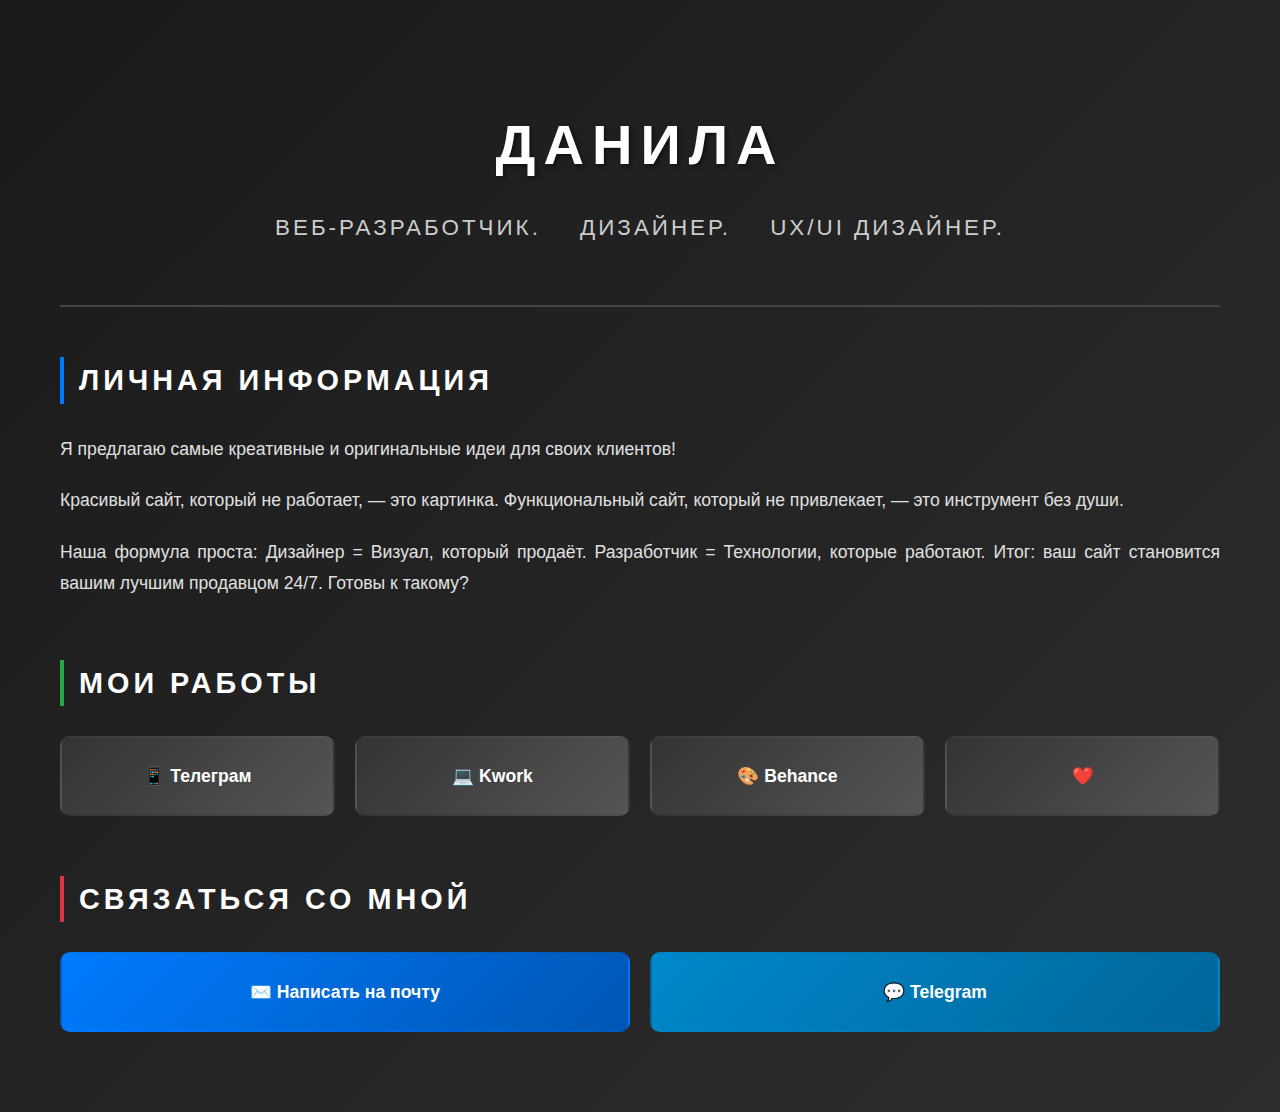
<file: index.html>
<!DOCTYPE html>
<html lang="ru">
<head>
    <meta charset="UTF-8">
    <meta name="viewport" content="width=device-width, initial-scale=1.0">
    <title>Профессионал</title>
    <link href="style.css" rel="stylesheet">
</head>
<body>
    <div class="container">
        <!-- Главная секция -->
        <header class="hero">
            <h1 class="name">Данила</h1>
            <div class="profession">
                <span>ВЕБ-РАЗРАБОТЧИК.</span>
                <span>ДИЗАЙНЕР.</span>
                <span>UX/UI ДИЗАЙНЕР.</span>
            </div>
        </header>

        <!-- Секция с описанием -->
        <section class="about">
            <h2>ЛИЧНАЯ ИНФОРМАЦИЯ</h2>
            <div class="about-content">
                <p>Я предлагаю самые креативные и оригинальные идеи для своих клиентов!</p>
                
                <p>Красивый сайт, который не работает, — это картинка. Функциональный сайт, который не привлекает, — это инструмент без души.</p>
                
                <p>Наша формула проста:
Дизайнер = Визуал, который продаёт.
Разработчик = Технологии, которые работают.

Итог: ваш сайт становится вашим лучшим продавцом 24/7. Готовы к такому?</p>
                
                </p>
            </div>
        </section>

        <!-- Секция с кнопками -->
        <section class="portfolio">
            <h2>МОИ РАБОТЫ</h2>
            <div class="buttons-container">
                <a href="https://t.me/portfoliodanila/6" target="_blank" class="portfolio-btn">
                    📱 Телеграм
                </a>
                <a href="https://kwork.ru/user/danila_haritonov" target="_blank" class="portfolio-btn">
                    💻 Kwork
                </a>
                <a href="https://behance.net/tempo36" target="_blank" class="portfolio-btn">
                    🎨 Behance
                </a>
                <a href="https://www.donationalerts.com/r/tempo36" target="_blank" class="portfolio-btn">
                    ❤️
                </a>
            </div>
        </section>

        <!-- Контактная секция -->
        <section class="contact">
            <h2>СВЯЗАТЬСЯ СО МНОЙ</h2>
            <div class="contact-buttons">
                <a href="mailto:Tempo63@yandex.ru" class="contact-btn">
                    ✉️ Написать на почту
                </a>
                <a href="https://t.me/@Tempo_63" target="_blank" class="contact-btn telegram">
                    💬 Telegram
                </a>
            </div>
        </section>
    </div>
</body>

</html>
</file>
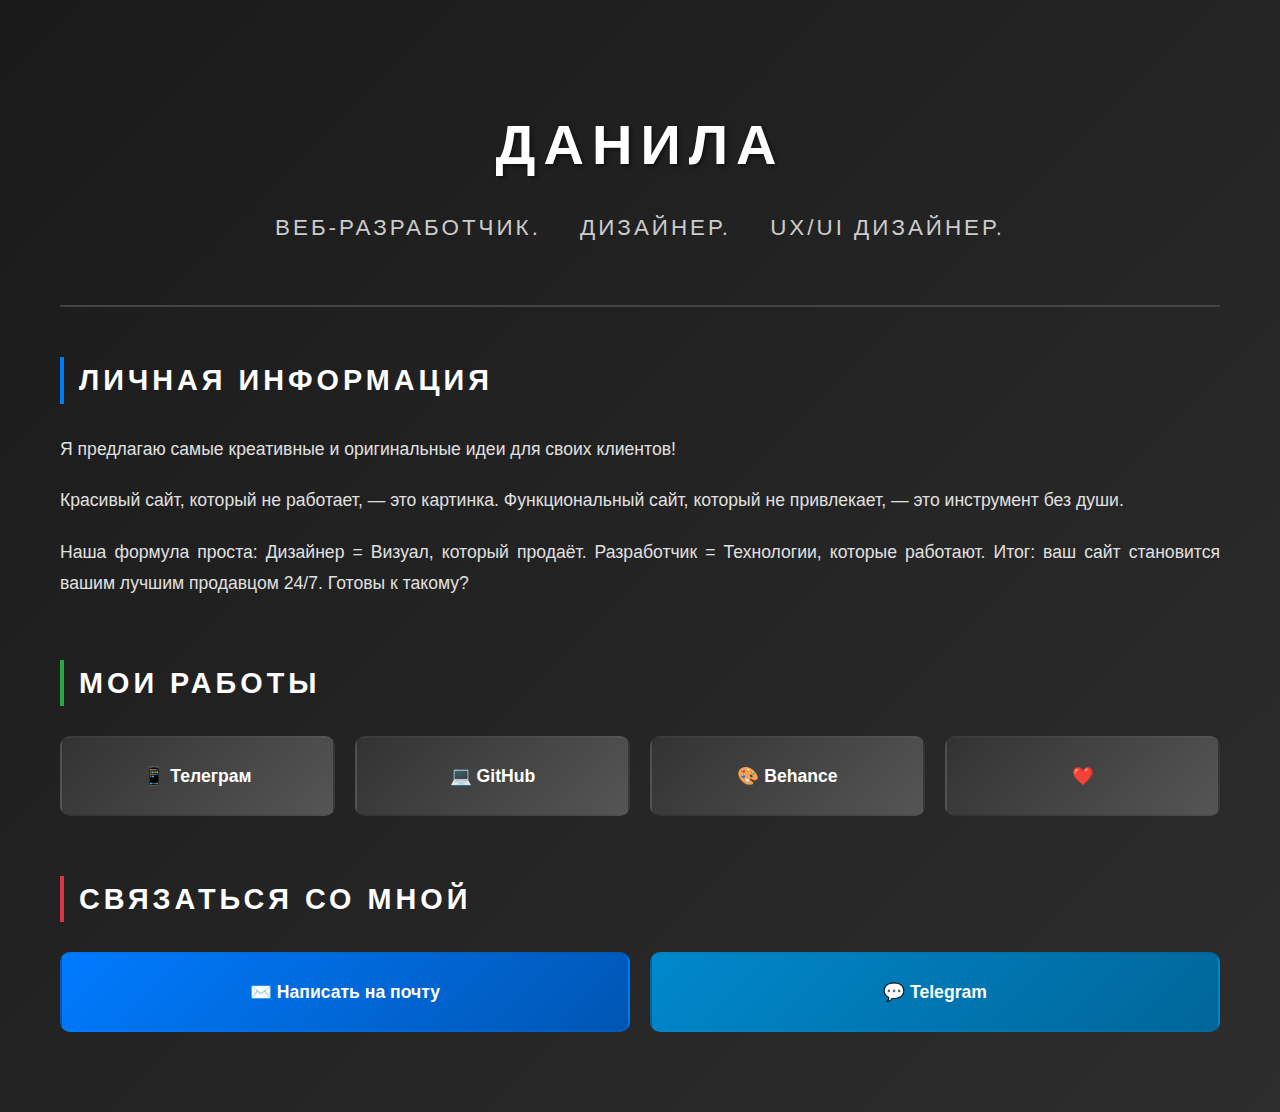
<file: indx.html>
<!DOCTYPE html>
<html lang="ru">
<head>
    <meta charset="UTF-8">
    <meta name="viewport" content="width=device-width, initial-scale=1.0">
    <title>Ваше Имя - Профессионал</title>
    <link rel="stylesheet" href="style.css">
    <link href="style.css" rel="stylesheet">
</head>
<body>
    <div class="container">
        <!-- Главная секция -->
        <header class="hero">
            <h1 class="name">Данила</h1>
            <div class="profession">
                <span>ВЕБ-РАЗРАБОТЧИК.</span>
                <span>ДИЗАЙНЕР.</span>
                <span>UX/UI ДИЗАЙНЕР.</span>
            </div>
        </header>

        <!-- Секция с описанием -->
        <section class="about">
            <h2>ЛИЧНАЯ ИНФОРМАЦИЯ</h2>
            <div class="about-content">
                <p>Я предлагаю самые креативные и оригинальные идеи для своих клиентов!</p>
                
                <p>Красивый сайт, который не работает, — это картинка. Функциональный сайт, который не привлекает, — это инструмент без души.</p>
                
                <p>Наша формула проста:
Дизайнер = Визуал, который продаёт.
Разработчик = Технологии, которые работают.

Итог: ваш сайт становится вашим лучшим продавцом 24/7. Готовы к такому?</p>
                
                </p>
            </div>
        </section>

        <!-- Секция с кнопками -->
        <section class="portfolio">
            <h2>МОИ РАБОТЫ</h2>
            <div class="buttons-container">
                <a href="https://t.me/portfoliodany" target="_blank" class="portfolio-btn">
                    📱 Телеграм
                </a>
                <a href="https://github.com/ваш_github" target="_blank" class="portfolio-btn">
                    💻 GitHub
                </a>
                <a href="https://behance.net/tempo36" target="_blank" class="portfolio-btn">
                    🎨 Behance
                </a>
                <a href="https://linkedin.com/in/ваш_linkedin" target="_blank" class="portfolio-btn">
                    ❤️
                </a>
            </div>
        </section>

        <!-- Контактная секция -->
        <section class="contact">
            <h2>СВЯЗАТЬСЯ СО МНОЙ</h2>
            <div class="contact-buttons">
                <a href="mailto:Tempo36@yandex.ru" class="contact-btn">
                    ✉️ Написать на почту
                </a>
                <a href="https://t.me/@Tempo_36" target="_blank" class="contact-btn telegram">
                    💬 Telegram
                </a>
            </div>
        </section>
    </div>
</body>

</html>
</file>
<file: style.css>
* {
    margin: 0;
    padding: 0;
    box-sizing: border-box;
}

body {
    font-family: 'Montserrat', sans-serif;
    background: linear-gradient(135deg, #1a1a1a 0%, #2d2d2d 100%);
    color: #ffffff;
    line-height: 1.6;
    min-height: 100vh;
}

.container {
    max-width: 1200px;
    margin: 0 auto;
    padding: 40px 20px;
}

/* Герой секция */
.hero {
    text-align: center;
    padding: 60px 0;
    border-bottom: 2px solid #444;
    margin-bottom: 50px;
}

.name {
    font-size: 3.5rem;
    font-weight: 700;
    letter-spacing: 8px;
    margin-bottom: 20px;
    text-transform: uppercase;
    color: #ffffff;
    text-shadow: 2px 2px 4px rgba(0,0,0,0.5);
}

.profession {
    font-size: 1.4rem;
    font-weight: 300;
    letter-spacing: 3px;
}

.profession span {
    display: inline-block;
    margin: 0 15px;
    color: #cccccc;
}

/* Секция "Обо мне" */
.about {
    margin-bottom: 60px;
}

.about h2 {
    font-size: 1.8rem;
    font-weight: 600;
    letter-spacing: 4px;
    margin-bottom: 30px;
    text-transform: uppercase;
    color: #ffffff;
    border-left: 4px solid #007bff;
    padding-left: 15px;
}

.about-content p {
    margin-bottom: 20px;
    font-size: 1.1rem;
    color: #e0e0e0;
    text-align: justify;
    line-height: 1.8;
}

/* Секция портфолио */
.portfolio {
    margin-bottom: 60px;
}

.portfolio h2 {
    font-size: 1.8rem;
    font-weight: 600;
    letter-spacing: 4px;
    margin-bottom: 30px;
    text-transform: uppercase;
    color: #ffffff;
    border-left: 4px solid #28a745;
    padding-left: 15px;
}

.buttons-container {
    display: grid;
    grid-template-columns: repeat(auto-fit, minmax(250px, 1fr));
    gap: 20px;
    margin-top: 30px;
}

.portfolio-btn {
    display: flex;
    align-items: center;
    justify-content: center;
    background: linear-gradient(135deg, #333 0%, #555 100%);
    color: white;
    text-decoration: none;
    padding: 20px;
    border-radius: 10px;
    font-weight: 600;
    font-size: 1.1rem;
    transition: all 0.3s ease;
    border: 2px solid transparent;
    text-align: center;
    min-height: 80px;
}

.portfolio-btn:hover {
    transform: translateY(-5px);
    border-color: #007bff;
    box-shadow: 0 10px 20px rgba(0,123,255,0.3);
    background: linear-gradient(135deg, #444 0%, #666 100%);
}

/* Контактная секция */
.contact {
    margin-bottom: 40px;
}

.contact h2 {
    font-size: 1.8rem;
    font-weight: 600;
    letter-spacing: 4px;
    margin-bottom: 30px;
    text-transform: uppercase;
    color: #ffffff;
    border-left: 4px solid #dc3545;
    padding-left: 15px;
}

.contact-buttons {
    display: grid;
    grid-template-columns: repeat(auto-fit, minmax(280px, 1fr));
    gap: 20px;
    margin-top: 30px;
}

.contact-btn {
    display: flex;
    align-items: center;
    justify-content: center;
    background: linear-gradient(135deg, #007bff 0%, #0056b3 100%);
    color: white;
    text-decoration: none;
    padding: 20px;
    border-radius: 10px;
    font-weight: 600;
    font-size: 1.1rem;
    transition: all 0.3s ease;
    border: 2px solid transparent;
    text-align: center;
    min-height: 80px;
}

.contact-btn.telegram {
    background: linear-gradient(135deg, #0088cc 0%, #006699 100%);
}

.contact-btn:hover {
    transform: translateY(-5px);
    box-shadow: 0 10px 20px rgba(0,0,0,0.3);
    border-color: #ffffff;
}

/* Адаптивность */
@media (max-width: 768px) {
    .container {
        padding: 20px 15px;
    }
    
    .name {
        font-size: 2.5rem;
        letter-spacing: 4px;
    }
    
    .profession {
        font-size: 1.1rem;
        letter-spacing: 2px;
    }
    
    .profession span {
        display: block;
        margin: 5px 0;
    }
    
    .buttons-container {
        grid-template-columns: 1fr;
    }
    
    .contact-buttons {
        grid-template-columns: 1fr;
    }
    
    .about-content p {
        font-size: 1rem;
        text-align: left;
    }
}

@media (max-width: 480px) {
    .name {
        font-size: 2rem;
        letter-spacing: 2px;
    }
    
    .hero {
        padding: 30px 0;
    }
    
    .portfolio-btn,
    .contact-btn {
        padding: 15px;
        font-size: 1rem;
        min-height: 60px;
    }
}
</file>
